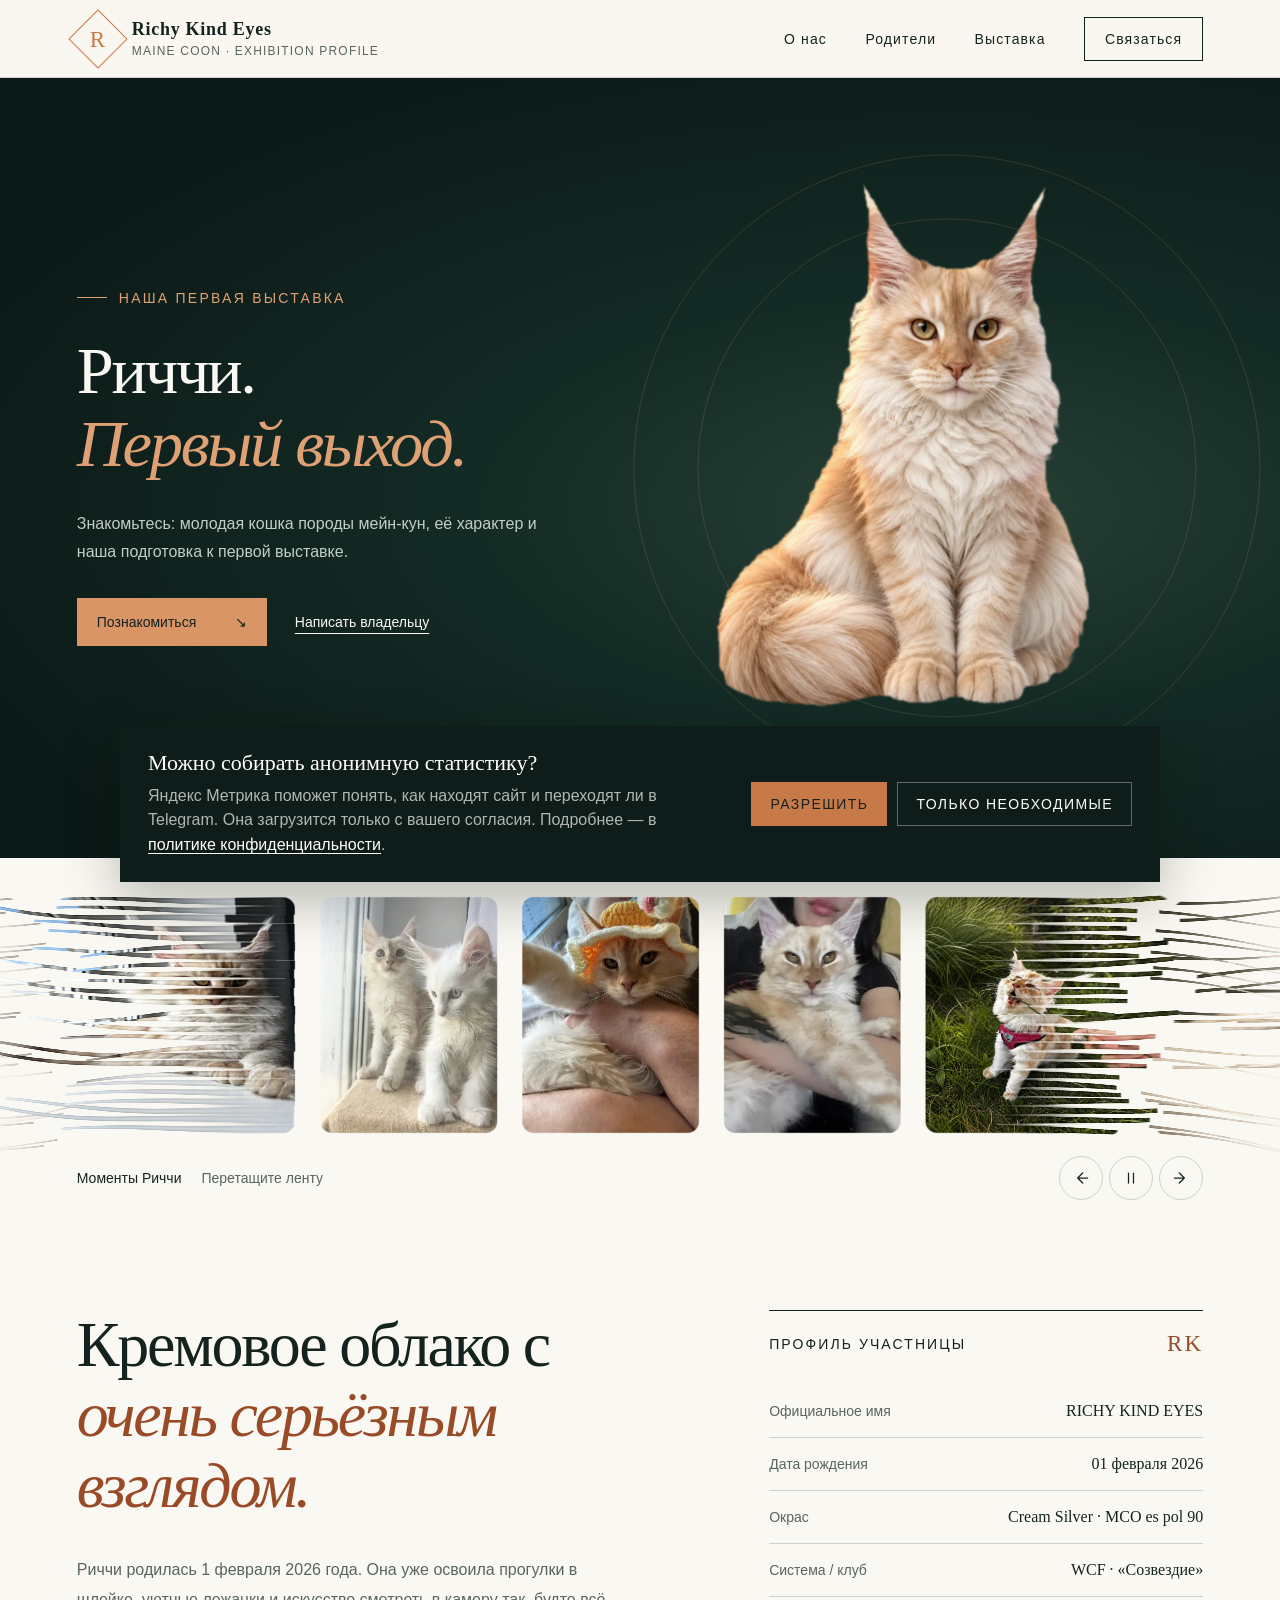
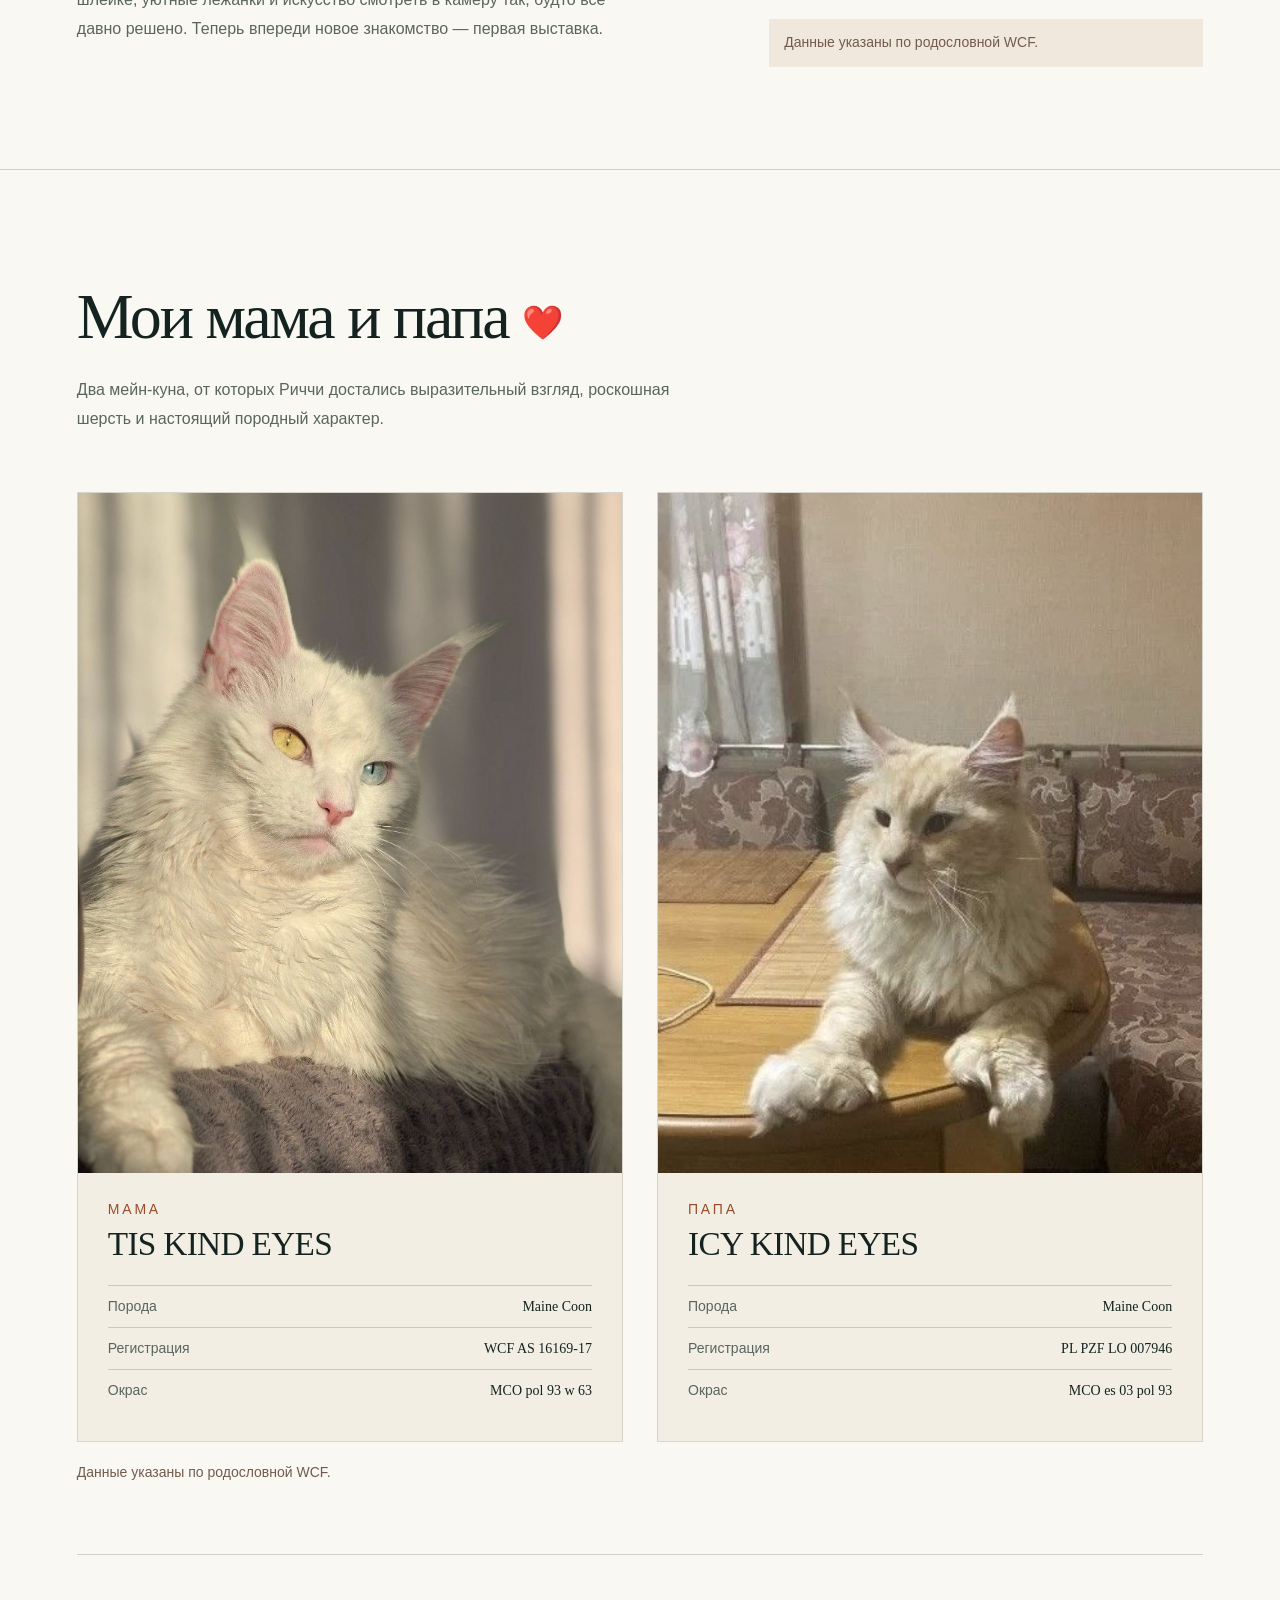
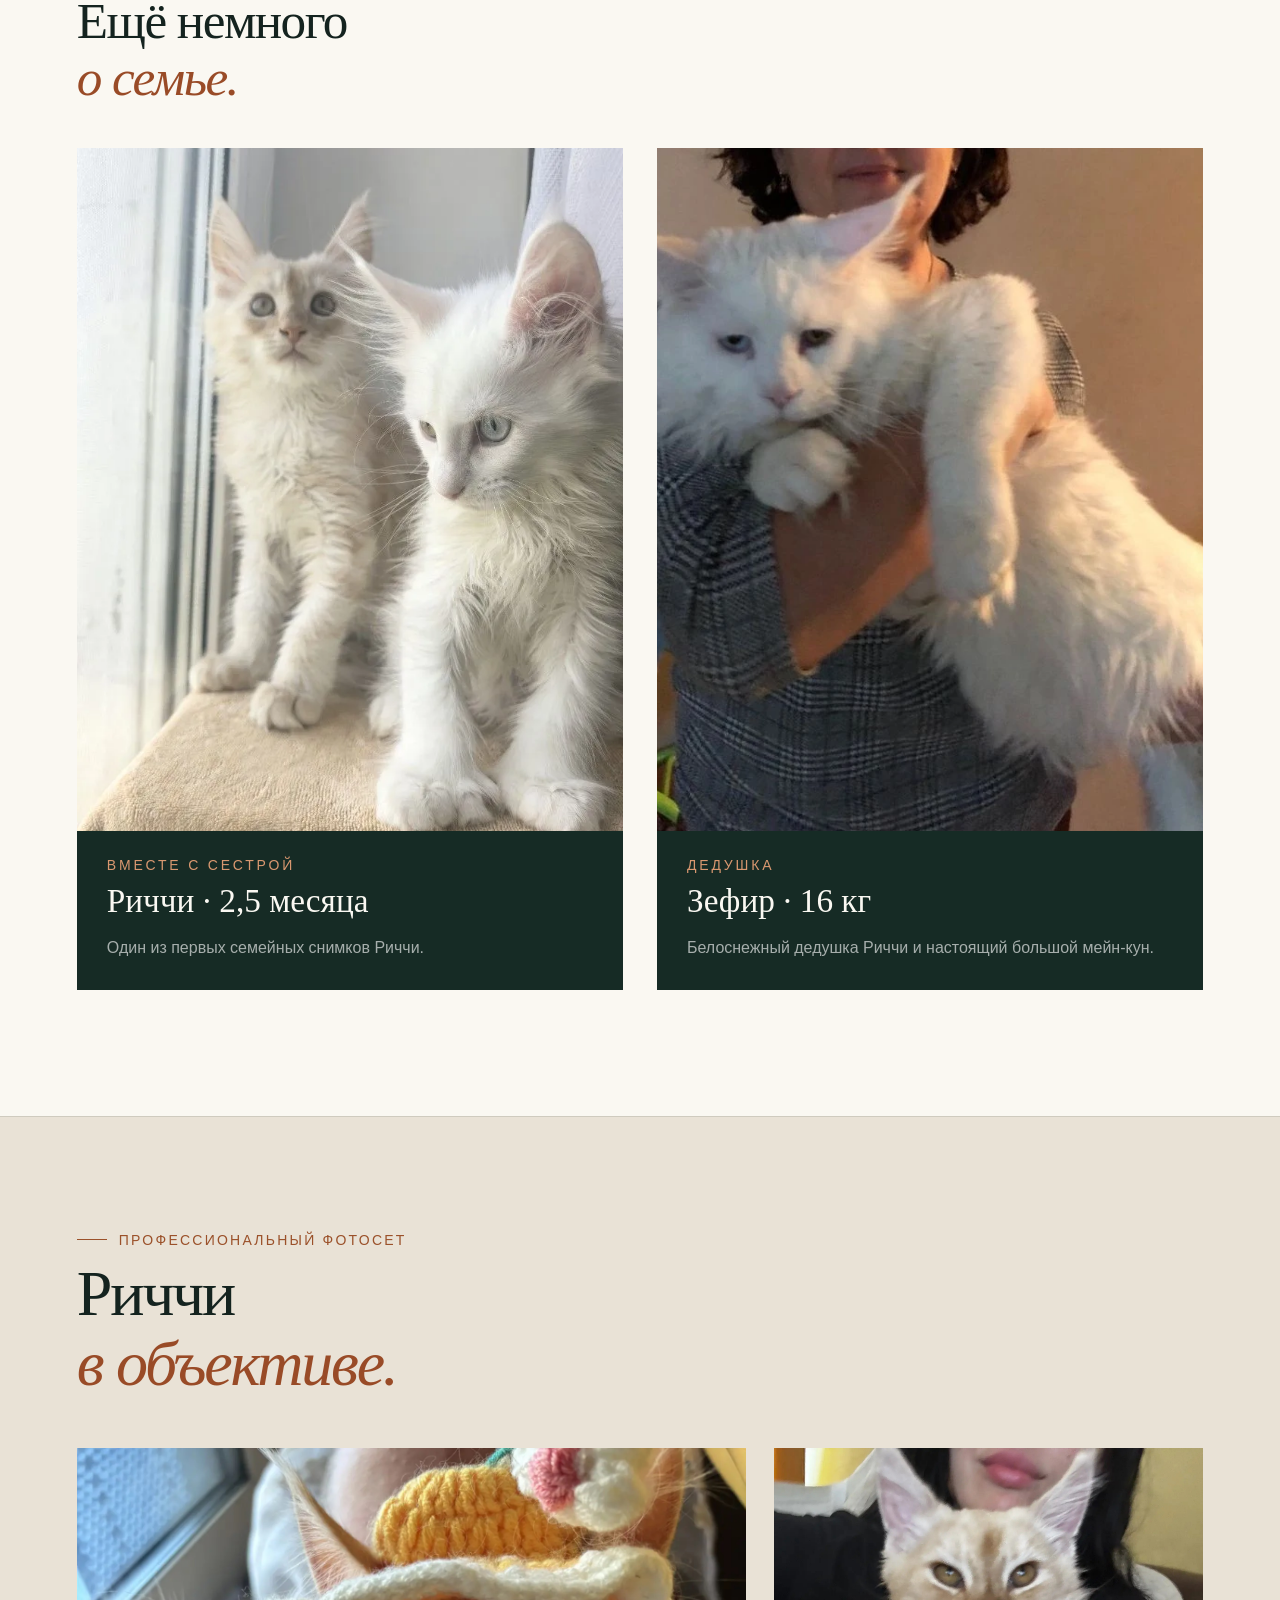
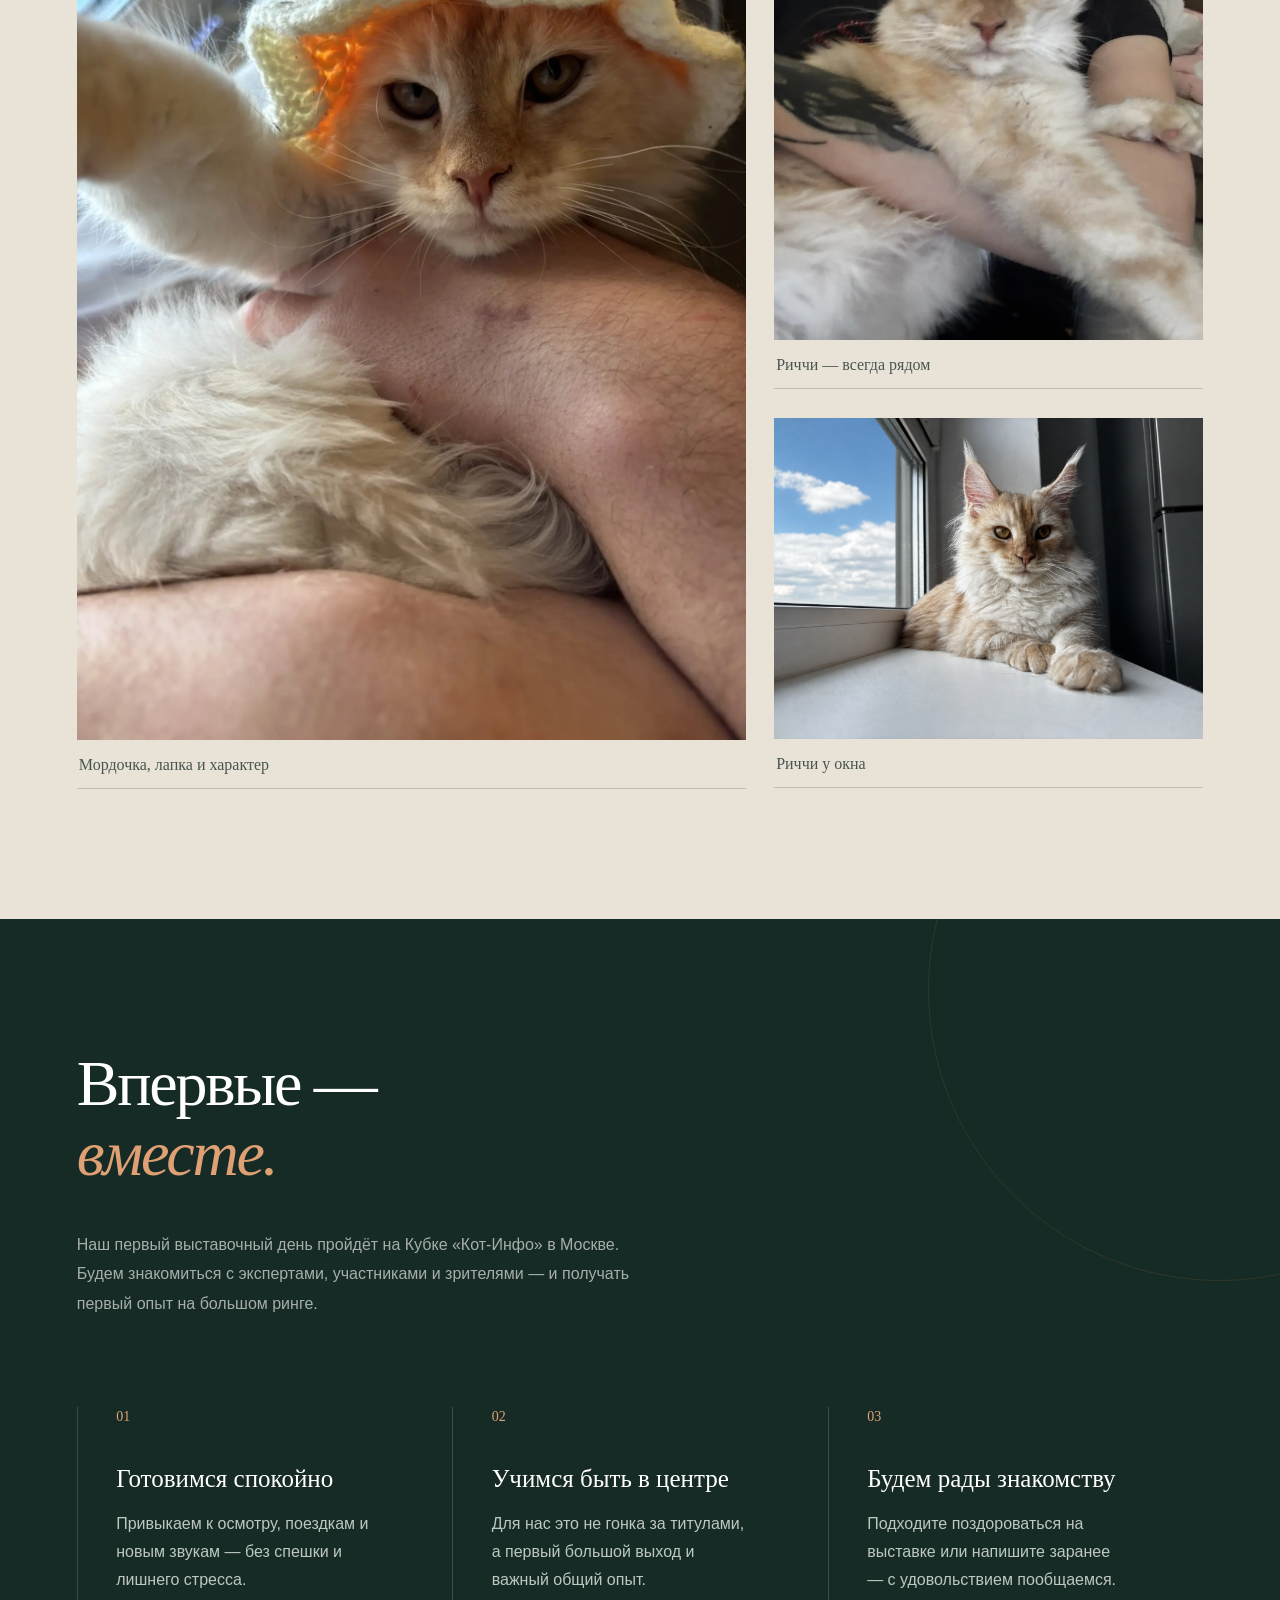
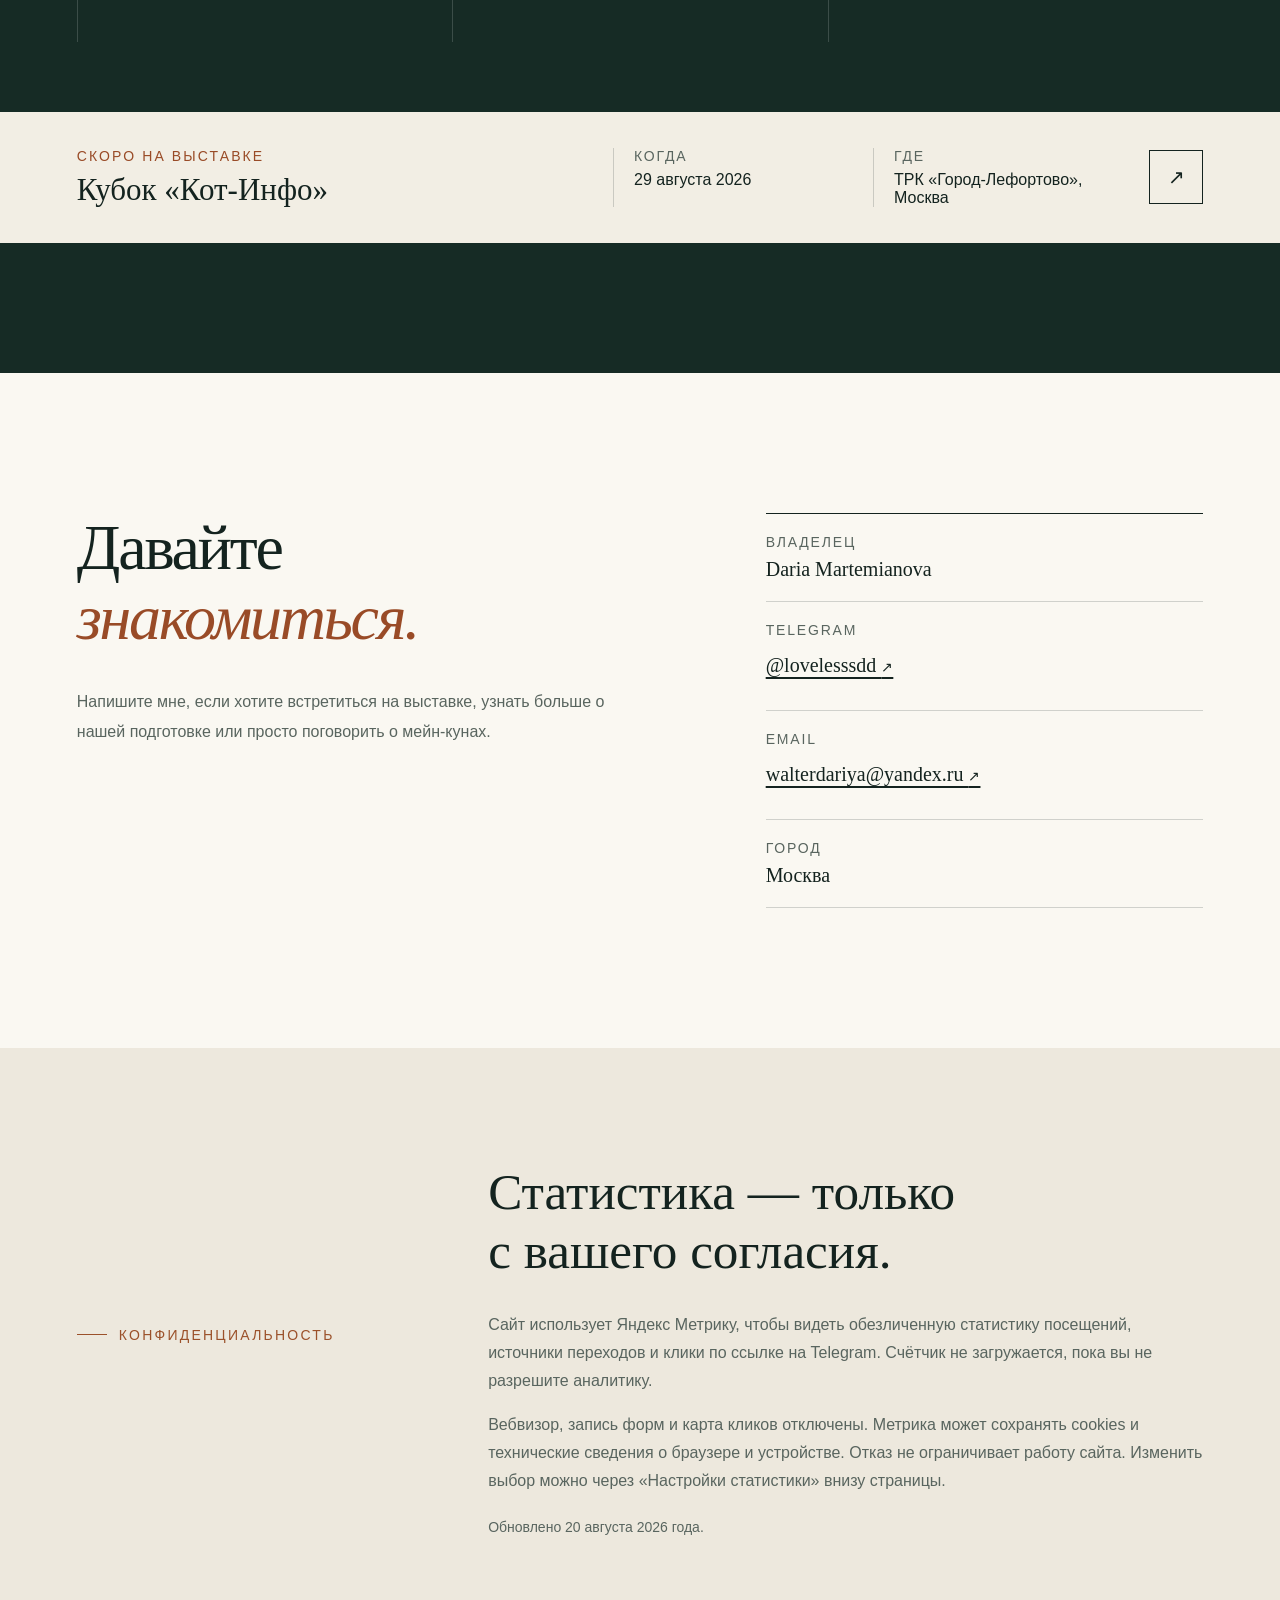
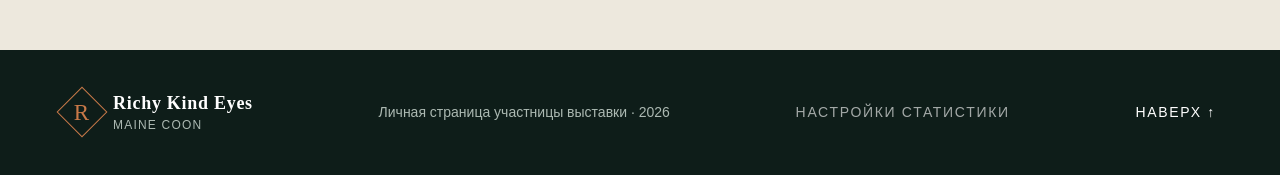
<file: index.html>
<!doctype html>
<html lang="ru">
  <head>
    <meta charset="utf-8" />
    <meta name="viewport" content="width=device-width, initial-scale=1" />
    <meta name="theme-color" content="#14231f" />
    <title>Richy Kind Eyes — первая выставка мейн-куна</title>
    <meta
      name="description"
      content="Личная страница мейн-куна Риччи и её владельца: знакомство, первая выставка и контакты."
    />
    <link rel="canonical" href="https://richykindeyespussycat.ru/" />
    <link rel="icon" href="./favicon.svg?v=rk-20260820" type="image/svg+xml" />
    <link rel="stylesheet" href="./styles.css?v=richy-craft-20260908" />
    <link rel="stylesheet" href="./richy-loom.css?v=20260911" />

    <meta property="og:type" content="website" />
    <meta property="og:locale" content="ru_RU" />
    <meta property="og:title" content="Richy Kind Eyes — первая выставка мейн-куна" />
    <meta
      property="og:description"
      content="Знакомство с участницей, история подготовки и контакты владельца."
    />
    <meta property="og:url" content="https://richykindeyespussycat.ru/" />
    <meta property="og:image" content="https://richykindeyespussycat.ru/richy-hero.jpg" />
    <meta property="og:image:width" content="1200" />
    <meta property="og:image:height" content="1600" />
    <meta property="og:image:alt" content="Мейн-кун Риччи" />
    <meta name="twitter:card" content="summary_large_image" />
  </head>
  <body>
    <main>
      <header class="site-header">
        <a class="wordmark" href="#top" aria-label="Richy Kind Eyes: в начало страницы">
          <span class="wordmark-mark"><i>R</i></span>
          <span>
            <strong>Richy Kind Eyes</strong>
            <small>Maine Coon · exhibition profile</small>
          </span>
        </a>

        <nav aria-label="Навигация по странице">
          <a href="#about">О нас</a>
          <a href="#parents">Родители</a>
          <a href="#show">Выставка</a>
          <a class="nav-contact" href="#contact">Связаться</a>
        </nav>
      </header>

      <section class="hero interactive-richy-hero" id="top">
        <div class="hero-atmosphere" aria-hidden="true">
          <i class="hero-orbit hero-orbit-one"></i>
          <i class="hero-orbit hero-orbit-two"></i>
        </div>

        <div class="hero-copy">
          <p class="eyebrow"><span></span> Наша первая выставка</p>
          <h1>Риччи.<em>Первый выход.</em></h1>
          <p class="hero-lead">
            Знакомьтесь: молодая кошка породы мейн-кун, её характер
            и наша подготовка к первой выставке.
          </p>
          <div class="hero-actions">
            <a class="button button-primary" href="#about">
              Познакомиться <span aria-hidden="true">↘</span>
            </a>
            <a class="text-link" href="#contact">Написать владельцу</a>
          </div>
        </div>

        <div class="richy-stage">
          <button class="richy-mascot" type="button" aria-label="Погладить Риччи" aria-describedby="richy-hint">
            <span class="richy-response"><span class="richy-breath">
              <img
                src="./richy-mascot-v4.webp"
                srcset="./richy-mascot-v4-480.webp 480w, ./richy-mascot-v4-720.webp 720w, ./richy-mascot-v4.webp 1100w"
                sizes="(max-width: 700px) clamp(180px, 30svh, 300px), (max-width: 1600px) 44vw, 660px"
                alt="Интерактивный маскот мейн-куна Риччи"
                width="1100"
                height="1100"
                fetchpriority="high"
                draggable="false"
              />
            </span></span>
          </button>
          <div class="motion-controls">
            <p class="interaction-hint" id="richy-hint" aria-live="polite">Нажмите на Риччи, чтобы погладить</p>
            <button type="button" class="motion-toggle" aria-pressed="false">Пауза анимации</button>
          </div>
        </div>

      </section>

      <section class="richy-loom" aria-label="Фотолента Риччи">
        <div class="loom-viewport">
          <div class="loom-fallback" role="group" aria-label="Фотографии Риччи" tabindex="0">
            <img src="./richy-loom-hat.webp" alt="Риччи в вязаной шляпке" width="360" height="480" decoding="async" draggable="false" />
            <img src="./richy-loom-portrait.webp" alt="Риччи на руках" width="360" height="480" decoding="async" draggable="false" />
            <img src="./richy-loom-walk.webp" alt="Риччи на прогулке в траве" width="360" height="480" decoding="async" draggable="false" />
            <img src="./richy-loom-hero.webp" alt="Портрет Риччи" width="360" height="480" decoding="async" draggable="false" />
            <img src="./richy-loom-window.webp" alt="Риччи у окна" width="360" height="480" decoding="async" draggable="false" />
            <img src="./richy-loom-sister.webp" alt="Маленькая Риччи с сестрой" width="360" height="480" decoding="async" draggable="false" />
          </div>
          <canvas class="loom-canvas" aria-hidden="true"></canvas>
        </div>
        <div class="loom-toolbar">
          <p>Моменты Риччи</p>
          <span class="loom-hint" aria-hidden="true">Перетащите ленту</span>
          <div class="loom-controls" hidden>
            <button type="button" data-loom-step="-1" aria-label="Предыдущие фотографии"><svg viewBox="0 0 24 24" aria-hidden="true"><path d="m14 6-6 6 6 6M8 12h12" /></svg></button>
            <button class="loom-pause" type="button" aria-label="Пауза фотоленты" aria-pressed="false">
              <svg class="loom-pause-icon" viewBox="0 0 24 24" aria-hidden="true"><path d="M9 6v12M15 6v12" /></svg>
              <svg class="loom-play-icon" viewBox="0 0 24 24" aria-hidden="true"><path d="m9 5 10 7-10 7Z" /></svg>
            </button>
            <button type="button" data-loom-step="1" aria-label="Следующие фотографии"><svg viewBox="0 0 24 24" aria-hidden="true"><path d="m10 6 6 6-6 6M4 12h12" /></svg></button>
          </div>
        </div>
      </section>

      <section class="intro section-shell" id="about">
        <div class="intro-copy">
          <h2>Кремовое облако с <em>очень серьёзным взглядом.</em></h2>
          <p>
            Риччи родилась 1 февраля 2026 года. Она уже освоила прогулки в
            шлейке, уютные лежанки и искусство смотреть в камеру так, будто
            всё давно решено. Теперь впереди новое знакомство — первая выставка.
          </p>
        </div>

        <aside class="profile-card" aria-label="Карточка участницы">
          <div class="profile-heading"><span>Профиль участницы</span><strong>RK</strong></div>
          <dl>
            <div><dt>Официальное имя</dt><dd>RICHY KIND EYES</dd></div>
            <div><dt>Дата рождения</dt><dd>01 февраля 2026</dd></div>
            <div><dt>Окрас</dt><dd>Cream Silver · MCO es pol 90</dd></div>
            <div><dt>Система / клуб</dt><dd>WCF · «Созвездие»</dd></div>
          </dl>
          <p class="pedigree-note">Данные указаны по родословной WCF.</p>
        </aside>
      </section>

      <section class="parents-section" id="parents" aria-labelledby="parents-title">
        <div class="parents-heading section-shell">
          <div>
            <h2 id="parents-title">Мои мама и папа <span aria-hidden="true">❤️</span></h2>
          </div>
          <p>
            Два мейн-куна, от которых Риччи достались выразительный взгляд,
            роскошная шерсть и настоящий породный характер.
          </p>
        </div>

        <div class="parents-grid section-shell">
          <article class="parent-card parent-card-mother">
            <div class="parent-photo">
              <img
                src="./richy-mother.jpg"
                alt="Мама Риччи — TIS KIND EYES"
                width="727"
                height="960"
                loading="lazy"
              />
            </div>
            <div class="parent-card-copy">
              <span class="parent-role">Мама</span>
              <h3>TIS KIND EYES</h3>
              <dl>
                <div><dt>Порода</dt><dd>Maine Coon</dd></div>
                <div><dt>Регистрация</dt><dd>WCF AS 16169-17</dd></div>
                <div><dt>Окрас</dt><dd>MCO pol 93 w 63</dd></div>
              </dl>
            </div>
          </article>

          <article class="parent-card parent-card-father">
            <div class="parent-photo">
              <img
                src="./richy-father.jpg"
                alt="Папа Риччи — ICY KIND EYES"
                width="423"
                height="557"
                loading="lazy"
              />
            </div>
            <div class="parent-card-copy">
              <span class="parent-role">Папа</span>
              <h3>ICY KIND EYES</h3>
              <dl>
                <div><dt>Порода</dt><dd>Maine Coon</dd></div>
                <div><dt>Регистрация</dt><dd>PL PZF LO 007946</dd></div>
                <div><dt>Окрас</dt><dd>MCO es 03 pol 93</dd></div>
              </dl>
            </div>
          </article>
        </div>
        <p class="parents-note section-shell">Данные указаны по родословной WCF.</p>

        <div class="family-album section-shell" aria-labelledby="family-album-title">
          <div class="family-album-heading">
            <h3 id="family-album-title">Ещё немного <em>о семье.</em></h3>
          </div>
          <div class="family-album-grid">
            <figure class="family-story family-story-sisters">
              <div class="family-story-photo">
                <img
                  src="./richy-with-sister.webp"
                  alt="Риччи с сестрой в возрасте двух с половиной месяцев"
                  width="720"
                  height="960"
                  loading="lazy"
                />
              </div>
              <figcaption>
                <span>Вместе с сестрой</span>
                <strong>Риччи · 2,5 месяца</strong>
                <p>Один из первых семейных снимков Риччи.</p>
              </figcaption>
            </figure>

            <figure class="family-story family-story-grandfather">
              <div class="family-story-photo">
                <img
                  src="./richy-grandfather-zefir.png"
                  alt="Дедушка Риччи — белый мейн-кун Зефир"
                  width="742"
                  height="737"
                  loading="lazy"
                />
              </div>
              <figcaption>
                <span>Дедушка</span>
                <strong>Зефир · 16 кг</strong>
                <p>Белоснежный дедушка Риччи и настоящий большой мейн-кун.</p>
              </figcaption>
            </figure>
          </div>
        </div>
      </section>

      <section class="gallery-section" aria-labelledby="gallery-title">
        <div class="gallery-heading section-shell">
          <p class="eyebrow"><span></span> Профессиональный фотосет</p>
          <h2 id="gallery-title">Риччи <em>в объективе.</em></h2>
        </div>
        <div class="gallery-grid section-shell">
          <figure class="gallery-card gallery-card-featured">
            <img
              src="./richy-hat.jpg"
              alt="Риччи в вязаной шляпке тянет лапку к камере"
              width="1440"
              height="1920"
              loading="lazy"
            />
            <figcaption>Мордочка, лапка и характер</figcaption>
          </figure>
          <figure class="gallery-card gallery-card-right-top">
            <img
              src="./richy-portrait.jpg"
              alt="Риччи на руках у хозяйки"
              width="1674"
              height="1920"
              loading="lazy"
            />
            <figcaption>Риччи — всегда рядом</figcaption>
          </figure>
          <figure class="gallery-card gallery-card-right-bottom">
            <img
              src="./richy-window.png"
              alt="Профессиональный портрет Риччи у окна"
              width="1448"
              height="1086"
              loading="lazy"
            />
            <figcaption>Риччи у окна</figcaption>
          </figure>
        </div>
      </section>

      <section class="show-section" id="show">
        <div class="show-heading section-shell">
          <div>
            <h2>Впервые — <em>вместе.</em></h2>
          </div>
          <p class="show-intro">
            Наш первый выставочный день пройдёт на Кубке «Кот-Инфо» в Москве.
            Будем знакомиться с экспертами, участниками и зрителями — и получать
            первый опыт на большом ринге.
          </p>
        </div>

        <div class="steps section-shell">
          <article class="step">
            <span>01</span><h3>Готовимся спокойно</h3>
            <p>Привыкаем к осмотру, поездкам и новым звукам — без спешки и лишнего стресса.</p>
          </article>
          <article class="step">
            <span>02</span><h3>Учимся быть в центре</h3>
            <p>Для нас это не гонка за титулами, а первый большой выход и важный общий опыт.</p>
          </article>
          <article class="step">
            <span>03</span><h3>Будем рады знакомству</h3>
            <p>Подходите поздороваться на выставке или напишите заранее — с удовольствием пообщаемся.</p>
          </article>
        </div>

        <div class="event-card section-shell">
          <div><span>Скоро на выставке</span><h3>Кубок «Кот-Инфо»</h3></div>
          <dl>
            <div><dt>Когда</dt><dd>29 августа 2026</dd></div>
            <div><dt>Где</dt><dd>ТРК «Город-Лефортово», Москва</dd></div>
          </dl>
          <a
            href="https://cat-info.ru/page6"
            target="_blank"
            rel="noreferrer"
            aria-label="Открыть страницу выставки Кубок Кот-Инфо"
          >↗</a>
        </div>
      </section>

      <section class="contact section-shell" id="contact">
        <div class="contact-main">
          <h2>Давайте <em>знакомиться.</em></h2>
          <p>
            Напишите мне, если хотите встретиться на выставке, узнать больше
            о нашей подготовке или просто поговорить о мейн-кунах.
          </p>
        </div>

        <address class="contact-list">
          <div><span>Владелец</span><strong>Daria Martemianova</strong></div>
          <div>
            <span>Telegram</span>
            <a
              href="https://t.me/lovelesssdd"
              target="_blank"
              rel="noreferrer"
              data-analytics-goal="telegram_click"
            >
              @lovelesssdd <i aria-hidden="true">↗</i>
            </a>
          </div>
          <div>
            <span>Email</span>
            <a href="mailto:walterdariya@yandex.ru">
              walterdariya@yandex.ru <i aria-hidden="true">↗</i>
            </a>
          </div>
          <div><span>Город</span><strong>Москва</strong></div>
        </address>
      </section>

      <section class="privacy-section section-shell" id="privacy" aria-labelledby="privacy-title">
        <p class="eyebrow"><span></span> Конфиденциальность</p>
        <div>
          <h2 id="privacy-title">Статистика — только с вашего согласия.</h2>
          <p>
            Сайт использует Яндекс Метрику, чтобы видеть
            обезличенную статистику посещений, источники переходов и клики по
            ссылке на Telegram. Счётчик не загружается, пока вы не разрешите
            аналитику.
          </p>
          <p>
            Вебвизор, запись форм и карта кликов отключены. Метрика может
            сохранять cookies и технические сведения о браузере и устройстве.
            Отказ не ограничивает работу сайта. Изменить выбор можно через
            «Настройки статистики» внизу страницы.
          </p>
          <small>Обновлено 20 августа 2026 года.</small>
        </div>
      </section>

      <footer>
        <a class="wordmark footer-mark" href="#top">
          <span class="wordmark-mark"><i>R</i></span>
          <span><strong>Richy Kind Eyes</strong><small>Maine Coon</small></span>
        </a>
        <p>Личная страница участницы выставки · 2026</p>
        <button class="analytics-settings" type="button">Настройки статистики</button>
        <a class="back-top" href="#top">Наверх ↑</a>
      </footer>
    </main>
    <script type="module" src="./interactive-richy.js?v=richy-loom-20260911"></script>
    <script src="./analytics.js?v=richy-craft-20260908"></script>
  </body>
</html>
</file>
<file: styles.css>
:root {
  --ink: #14231f;
  --forest: #162b25;
  --forest-deep: #0e1d19;
  --cream: #f2eee4;
  --paper: #faf8f2;
  --copper: #c87948;
  --line: rgba(20, 35, 31, 0.18);
  --muted: #59655f;
  --copper-ink: #994b27;
  --ease-out: cubic-bezier(0.23, 1, 0.32, 1);
  --page-gutter: max(clamp(24px, 6vw, 96px), calc((100vw - 1440px) / 2));
  --serif: "Iowan Old Style", "Palatino Linotype", Palatino, Georgia, serif;
}

* {
  box-sizing: border-box;
}

html {
  scroll-behavior: smooth;
  background: var(--paper);
}

body {
  margin: 0;
  background: var(--paper);
  color: var(--ink);
  font-family: Inter, "Helvetica Neue", Arial, sans-serif;
  -webkit-font-smoothing: antialiased;
}

a {
  color: inherit;
  text-decoration: none;
}

a:focus-visible,
button:focus-visible {
  outline: 2px solid var(--copper);
  outline-offset: 5px;
}

.site-header {
  align-items: center;
  background: rgba(250, 248, 242, 0.93);
  border-bottom: 1px solid var(--line);
  display: flex;
  min-height: 78px;
  justify-content: space-between;
  left: 0;
  gap: 24px;
  padding: 12px var(--page-gutter);
  position: relative;
  z-index: 10;
}

.wordmark {
  align-items: center;
  display: inline-flex;
  gap: 13px;
}

.wordmark-mark {
  align-items: center;
  border: 1px solid var(--copper);
  color: var(--copper);
  display: inline-flex;
  font-family: var(--serif);
  font-size: 23px;
  height: 42px;
  justify-content: center;
  line-height: 1;
  transform: rotate(45deg);
  width: 42px;
}

.wordmark-mark i {
  font-style: normal;
  transform: rotate(-45deg);
}

.wordmark strong,
.wordmark small {
  display: block;
}

.wordmark strong {
  font-family: var(--serif);
  font-size: 18px;
  font-weight: 600;
  letter-spacing: 0.04em;
}

.wordmark small {
  color: var(--muted);
  font-size: .75rem;
  letter-spacing: 0.1em;
  margin-top: 4px;
  text-transform: uppercase;
}

.site-header nav {
  align-items: center;
  display: flex;
  font-size: .875rem;
  gap: clamp(24px, 3vw, 52px);
  letter-spacing: 0.08em;
}

.site-header nav a:not(.nav-contact) {
  transition: color 180ms ease;
}

.site-header nav a:not(.nav-contact):hover {
  color: var(--copper-ink);
}

.nav-contact {
  border: 1px solid var(--ink);
  padding: 13px 20px;
  transition: background 180ms ease, color 180ms ease;
}

.nav-contact:hover {
  background: var(--ink);
  color: var(--paper);
}

.hero {
  background: radial-gradient(ellipse at 74% 55%, #294036 0%, #142b25 35%, #0c1a17 80%);
  color: var(--paper);
  display: grid;
  grid-template-columns: minmax(0, 1fr) minmax(0, 1.1fr);
  align-items: center;
  gap: clamp(24px, 4vw, 64px);
  isolation: isolate;
  min-height: min(780px, calc(100svh - 78px));
  overflow: clip;
  padding: 40px var(--page-gutter);
  position: relative;
}

.hero-atmosphere {
  inset: 0;
  pointer-events: none;
  position: absolute;
  z-index: -1;
}

.hero-orbit {
  border: 1px solid rgba(216, 151, 108, 0.18);
  border-radius: 50%;
  display: block;
  left: 74%;
  position: absolute;
  top: 50%;
  transform: translate(-50%, -50%);
}

.hero-orbit-one { width: min(49vw, 740px); aspect-ratio: 1; }
.hero-orbit-two { width: min(39vw, 600px); aspect-ratio: 1; }

.hero-copy { min-width: 0; position: relative; z-index: 2; }
.hero .eyebrow { color: #dfa174; }

.eyebrow {
  align-items: center;
  color: #9b512a;
  display: flex;
  font-size: .875rem;
  gap: 12px;
  letter-spacing: .16em;
  margin: 0 0 28px;
  text-transform: uppercase;
}
.eyebrow span { background: currentColor; flex: 0 0 30px; height: 1px; }

.hero h1,
.intro h2,
.parents-section h2,
.gallery-section h2,
.show-section h2,
.contact h2 {
  font-family: var(--serif);
  font-weight: 400;
  letter-spacing: -.035em;
  margin: 0;
}
.hero h1 { font-size: clamp(3rem, 5.2vw, 5.875rem); line-height: 1.1; }
.hero h1 em,
.intro h2 em,
.show-section h2 em,
.contact h2 em {
  color: var(--copper-ink);
  display: block;
  font-weight: 400;
}
.hero-lead {
  color: #c3cdc7;
  font-size: 1rem;
  line-height: 1.75;
  margin: 30px 0 0;
  max-width: 480px;
}
.hero-actions {
  align-items: center;
  display: flex;
  flex-wrap: wrap;
  gap: 12px 28px;
  margin-top: 32px;
}
.button {
  align-items: center;
  display: inline-flex;
  font-size: .875rem;
  gap: 28px;
  justify-content: space-between;
  min-height: 48px;
  min-width: 190px;
  padding: 14px 20px;
}
.button-primary { background: #d99565; color: #14231f; transition: background 180ms ease, transform 160ms var(--ease-out); }
.button-primary:active { transform: scale(.97); }
.hero h1 em, .show-section h2 em { color: #dfa174; }
.button-primary:hover { background: #efb58d; }
.text-link {
  display: inline-flex;
  align-items: center;
  min-height: 44px;
  font-size: .875rem;
  text-decoration: underline;
  text-underline-offset: 6px;
}
.text-link:hover { text-decoration-thickness: 2px; }

.richy-stage { min-width: 0; position: relative; z-index: 1; }
.richy-mascot {
  appearance: none;
  background: none;
  border: 0;
  border-radius: 24px;
  cursor: pointer;
  display: block;
  padding: 0;
  aspect-ratio: 1;
  position: relative;
  margin: 0 auto;
  transform-origin: 52% 90%;
  width: min(100%, 660px);
  -webkit-tap-highlight-color: transparent;
}
.richy-breath {
  animation: richy-breathe 4.8s ease-in-out infinite;
  display: block;
  height: 100%;
  transform-origin: 53% 90%;
  width: 100%;
}
.richy-mascot img {
  display: block;
  height: 100%;
  object-fit: contain;
  pointer-events: none;
  user-select: none;
  width: 100%;
}
.motion-controls { display: flex; align-items: center; justify-content: center; flex-wrap: wrap; gap: 0 16px; }
.interaction-hint { color: #c3cdc7; font-size: .8125rem; line-height: 1.5; margin: 0; }
.motion-toggle {
  appearance: none;
  background: transparent;
  border: 0;
  color: #e9c6ad;
  cursor: pointer;
  font: inherit;
  font-size: .875rem;
  min-height: 44px;
  padding: 10px 4px;
  text-decoration: underline;
  text-underline-offset: 4px;
}
.motion-toggle[aria-pressed="true"] { color: white; text-decoration-style: double; }
.richy-response { display: block; height: 100%; transform-origin: 52% 90%; transition: transform 240ms var(--ease-out); }
.is-motion-paused .richy-breath { animation-play-state: paused; }
.is-richy-reacting:not(.is-motion-paused) .richy-response { transform: translateY(-6px) rotate(-1.2deg) scale(1.015); }
.is-motion-paused .richy-response { transform: none; transition: none; }
@keyframes richy-breathe { 0%,100% { transform: translateY(0); } 50% { transform: translateY(-5px); } }

.section-shell {
  padding-left: var(--page-gutter);
  padding-right: var(--page-gutter);
}

.intro {
  align-items: start;
  display: grid;
  gap: clamp(36px, 7vw, 110px);
  grid-template-columns: minmax(0, 1fr) minmax(320px, 0.72fr);
  padding-block: clamp(72px, 8vw, 116px);
}

.intro h2,
.parents-section h2,
.gallery-section h2,
.show-section h2,
.contact h2 {
  font-size: clamp(46px, 5vw, 76px);
  line-height: 1.1;
}

.intro-copy > p:last-child,
.show-intro,
.contact-main > p:last-child {
  color: var(--muted);
  font-size: 1rem;
  line-height: 1.85;
  margin: 34px 0 0;
  max-width: 560px;
}

.profile-card {
  border-top: 1px solid var(--ink);
  padding-top: 20px;
}

.profile-heading {
  align-items: center;
  display: flex;
  font-size: .875rem;
  justify-content: space-between;
  letter-spacing: 0.15em;
  text-transform: uppercase;
}

.profile-heading strong {
  color: var(--copper-ink);
  font-family: var(--serif);
  font-size: 23px;
  font-weight: 400;
}

.profile-card dl {
  margin: 28px 0 0;
}

.profile-card dl > div {
  align-items: baseline;
  border-bottom: 1px solid var(--line);
  display: flex;
  gap: 20px;
  justify-content: space-between;
  padding: 17px 0;
}

.profile-card dt,
.profile-card dd {
  margin: 0;
}

.profile-card dt {
  color: var(--muted);
  font-size: .875rem;
}

.profile-card dd {
  font-family: var(--serif);
  font-size: 16px;
  text-align: right;
}

.pedigree-note {
  background: #f0e8dd;
  color: #725b4d;
  font-size: .875rem;
  line-height: 1.55;
  margin: 22px 0 0;
  padding: 13px 15px;
}

.parents-section {
  border-top: 1px solid var(--line);
  padding-bottom: 126px;
  padding-top: 112px;
}

.parents-heading {
  display: block;
  margin-bottom: 58px;
}


.parents-section h2 span {
  display: inline-block;
  font-size: 0.52em;
  letter-spacing: 0;
  transform: translateY(-0.12em);
}

.parents-heading > p {
  color: var(--muted);
  font-size: 1rem;
  line-height: 1.8;
  margin: 24px 0 0;
  max-width: 620px;
}

.parents-grid {
  display: grid;
  gap: 34px;
  grid-template-columns: repeat(2, minmax(0, 1fr));
}

.parent-card {
  background: var(--cream);
  border: 1px solid rgba(20, 35, 31, 0.12);
  margin: 0;
  min-width: 0;
}

.parent-photo {
  aspect-ratio: 4 / 5;
  overflow: hidden;
}

.parent-photo img {
  display: block;
  height: 100%;
  object-fit: cover;
  width: 100%;
}

.parent-card-mother .parent-photo img {
  object-position: center 34%;
}

.parent-card-father .parent-photo img {
  object-position: center 30%;
}

.parent-card-copy {
  padding: 28px 30px 30px;
}

.parent-role {
  color: var(--copper-ink);
  display: block;
  font-size: .875rem;
  letter-spacing: 0.2em;
  text-transform: uppercase;
}

.parent-card h3 {
  font-family: var(--serif);
  font-size: clamp(26px, 2.6vw, 39px);
  font-weight: 400;
  letter-spacing: -0.02em;
  margin: 8px 0 22px;
}

.parent-card dl {
  margin: 0;
}

.parent-card dl > div {
  align-items: baseline;
  border-top: 1px solid var(--line);
  display: flex;
  gap: 18px;
  justify-content: space-between;
  padding: 12px 0;
}

.parent-card dt,
.parent-card dd {
  margin: 0;
}

.parent-card dt {
  color: var(--muted);
  font-size: .875rem;
}

.parent-card dd {
  font-family: var(--serif);
  font-size: .875rem;
  text-align: right;
}

.parents-note {
  color: #725b4d;
  font-size: .875rem;
  letter-spacing: 0.08em;
  margin-bottom: 0;
  margin-top: 22px;
  text-transform: uppercase;
}

.family-album {
  margin-top: 74px;
}

.family-album-heading {
  border-top: 1px solid var(--line);
  display: block;
  padding-top: 38px;
}


.family-album-heading h3 {
  font-family: var(--serif);
  font-size: clamp(34px, 4vw, 58px);
  font-weight: 400;
  letter-spacing: -0.03em;
  line-height: 1.1;
  margin: 0;
  text-align: left;
}

.family-album-heading h3 em {
  color: var(--copper-ink);
  display: block;
  font-weight: 400;
}

.family-album-grid {
  display: grid;
  gap: 34px;
  grid-template-columns: repeat(2, minmax(0, 1fr));
  margin-top: 42px;
}

.family-story {
  background: var(--forest);
  color: var(--paper);
  margin: 0;
  min-width: 0;
}

.family-story-photo {
  aspect-ratio: 4 / 5;
  overflow: hidden;
}

.family-story-photo img {
  display: block;
  height: 100%;
  object-fit: cover;
  width: 100%;
}

.family-story-sisters .family-story-photo img {
  object-position: center 38%;
}

.family-story-grandfather .family-story-photo img {
  object-position: center center;
}

.family-story figcaption {
  padding: 26px 30px 29px;
}

.family-story figcaption > span {
  color: #d99870;
  display: block;
  font-size: .875rem;
  letter-spacing: 0.2em;
  margin-bottom: 9px;
  text-transform: uppercase;
}

.family-story figcaption strong {
  display: block;
  font-family: var(--serif);
  font-size: clamp(26px, 2.6vw, 38px);
  font-weight: 400;
}

.family-story figcaption p {
  color: rgba(255, 255, 255, 0.62);
  font-size: 1rem;
  line-height: 1.7;
  margin: 14px 0 0;
}

.gallery-section {
  background: #e9e2d6;
  border-top: 1px solid rgba(20, 35, 31, 0.12);
  padding-bottom: 130px;
  padding-top: 115px;
}

.gallery-heading {
  display: block;
  margin-bottom: 48px;
}

.gallery-heading .eyebrow {
  margin-bottom: 11px;
}

.gallery-section h2 {
  font-size: clamp(46px, 5vw, 76px);
  line-height: 1.1;
  text-align: left;
}

.gallery-section h2 em {
  color: var(--copper-ink);
  display: block;
  font-weight: 400;
}

.gallery-grid {
  align-items: start;
  display: grid;
  gap: 28px;
  grid-template-areas:
    "featured right-top"
    "featured right-bottom";
  grid-template-columns: minmax(0, 1.56fr) minmax(0, 1fr);
}

.gallery-card {
  margin: 0;
  min-width: 0;
}

.gallery-card img {
  display: block;
  height: auto;
  width: 100%;
}

.gallery-card-featured {
  grid-area: featured;
}

.gallery-card-right-top {
  grid-area: right-top;
}

.gallery-card-right-bottom {
  grid-area: right-bottom;
}

.gallery-card figcaption {
  align-items: center;
  border-bottom: 1px solid rgba(20, 35, 31, 0.2);
  color: #495650;
  display: flex;
  font-family: var(--serif);
  font-size: 16px;
  gap: 18px;
  padding: 16px 2px 14px;
}


.show-section {
  background: var(--forest);
  color: white;
  overflow: hidden;
  padding: 130px 0;
  position: relative;
}

.show-section::before {
  border: 1px solid rgba(200, 121, 72, 0.15);
  border-radius: 50%;
  content: "";
  height: 580px;
  position: absolute;
  right: -230px;
  top: -220px;
  width: 580px;
}

.show-heading {
  display: block;
  position: relative;
  z-index: 1;
}


.show-intro {
  color: rgba(255, 255, 255, 0.62);
  margin-top: 40px;
}

.steps {
  display: grid;
  grid-template-columns: repeat(3, 1fr);
  margin-top: 88px;
  padding-left: var(--page-gutter);
}

.step {
  border-left: 1px solid rgba(255, 255, 255, 0.16);
  min-height: 235px;
  padding: 0 clamp(25px, 3vw, 48px);
}

.step > span {
  color: #dfa174;
  font-family: var(--serif);
  font-size: .875rem;
}

.step h3 {
  font-family: var(--serif);
  font-size: 25px;
  font-weight: 400;
  margin: 40px 0 17px;
}

.step p {
  color: #bcc8c0;
  font-size: 1rem;
  line-height: 1.75;
  margin: 0;
  max-width: 260px;
}

.event-card {
  align-items: center;
  background: var(--cream);
  color: var(--ink);
  display: grid;
  gap: 40px;
  grid-template-columns: 1fr 1fr 54px;
  margin-top: 70px;
  padding-bottom: 35px;
  padding-top: 35px;
}

.event-card > div > span {
  color: var(--copper-ink);
  font-size: .875rem;
  letter-spacing: 0.15em;
  text-transform: uppercase;
}

.event-card h3 {
  font-family: var(--serif);
  font-size: 31px;
  font-weight: 400;
  margin: 7px 0 0;
}

.event-card dl {
  display: grid;
  gap: 24px;
  grid-template-columns: 1fr 1fr;
  margin: 0;
}

.event-card dl div {
  border-left: 1px solid var(--line);
  padding-left: 20px;
}

.event-card dt {
  color: var(--muted);
  font-size: .875rem;
  letter-spacing: 0.13em;
  text-transform: uppercase;
}

.event-card dd {
  font-size: 1rem;
  margin: 7px 0 0;
}

.event-card > a {
  align-items: center;
  border: 1px solid var(--ink);
  display: flex;
  font-size: 20px;
  height: 54px;
  justify-content: center;
  transition: background 180ms ease, color 180ms ease;
  width: 54px;
}

.event-card > a:hover {
  background: var(--ink);
  color: white;
}

.contact {
  display: grid;
  gap: clamp(50px, 10vw, 160px);
  grid-template-columns: 1fr 0.78fr;
  padding-bottom: 140px;
  padding-top: 140px;
}

.contact-list {
  border-top: 1px solid var(--ink);
  font-style: normal;
}

.contact-list > div {
  border-bottom: 1px solid var(--line);
  padding: 20px 0;
}

.contact-list span,
.contact-list strong,
.contact-list a {
  display: block;
}

.contact-list span {
  color: var(--muted);
  font-size: .875rem;
  letter-spacing: 0.13em;
  margin-bottom: 8px;
  text-transform: uppercase;
}

.contact-list strong,
.contact-list a {
  font-family: var(--serif);
  font-size: 20px;
  font-weight: 400;
}

.contact-list a {
  transition: color 180ms ease;
}

.contact-list a:hover {
  color: var(--copper-ink);
}

.contact-list a i {
  font-family: Inter, "Helvetica Neue", Arial, sans-serif;
  font-size: .875rem;
  font-style: normal;
}

.privacy-section {
  background: #ede8dd;
  display: grid;
  gap: clamp(34px, 7vw, 120px);
  grid-template-columns: minmax(180px, 0.45fr) minmax(0, 1fr);
  padding-bottom: clamp(72px, 9vw, 130px);
  padding-top: clamp(72px, 9vw, 130px);
}

.privacy-section h2 {
  font-family: var(--serif);
  font-size: clamp(34px, 4vw, 58px);
  font-weight: 400;
  line-height: 1.15;
  margin: 0 0 30px;
  max-width: 780px;
}

.privacy-section p:not(.eyebrow) {
  color: var(--muted);
  line-height: 1.75;
  margin: 0;
  max-width: 760px;
}

.privacy-section p:not(.eyebrow) + p {
  margin-top: 16px;
}

.privacy-section small {
  color: var(--muted);
  display: block;
  font-size: .875rem;
  letter-spacing: 0.1em;
  margin-top: 24px;
  text-transform: uppercase;
}

.analytics-settings {
  appearance: none;
  background: none;
  border: 0;
  color: rgba(255, 255, 255, 0.62);
  cursor: pointer;
  font: inherit;
  font-size: .875rem;
  letter-spacing: 0.12em;
  min-height: 44px;
  padding: 10px 0;
  text-transform: uppercase;
}

.analytics-settings:hover,
.analytics-settings:focus-visible {
  color: white;
}

.consent-banner {
  align-items: center;
  background: var(--forest-deep);
  bottom: 18px;
  box-shadow: 0 18px 55px rgba(8, 17, 14, 0.28);
  color: white;
  display: flex;
  gap: 34px;
  justify-content: space-between;
  left: 50%;
  max-width: 1040px;
  max-height: calc(100svh - 36px);
  overflow-y: auto;
  padding: 24px 28px;
  position: fixed;
  transform: translateX(-50%);
  width: calc(100% - 36px);
  z-index: 1000;
}

.consent-banner strong {
  font-family: var(--serif);
  font-size: 22px;
  font-weight: 400;
}

.consent-banner p {
  color: rgba(255, 255, 255, 0.68);
  font-size: 1rem;
  line-height: 1.55;
  margin: 8px 0 0;
  max-width: 630px;
}

.consent-banner a {
  color: white;
  text-decoration: underline;
  text-underline-offset: 3px;
}

.consent-actions {
  display: flex;
  flex: 0 0 auto;
  gap: 10px;
}

.consent-actions button {
  background: var(--copper);
  border: 1px solid var(--copper);
  color: #14231f;
  cursor: pointer;
  font: inherit;
  font-size: .875rem;
  letter-spacing: 0.1em;
  min-height: 44px;
  padding: 0 18px;
  text-transform: uppercase;
}

.consent-actions .consent-secondary {
  background: transparent;
  color: white;
  border-color: rgba(255, 255, 255, 0.34);
}

.consent-actions button:hover,
.consent-actions button:focus-visible {
  border-color: white;
}

footer {
  align-items: center;
  background: var(--forest-deep);
  color: white;
  display: flex;
  justify-content: space-between;
  min-height: 125px;
  flex-wrap: wrap;
  gap: 24px;
  padding: 25px clamp(24px, 5vw, 80px);
}

.footer-mark .wordmark-mark {
  height: 36px;
  width: 36px;
}

.footer-mark small,
footer p {
  color: #acb9b2;
}

footer p,
.back-top {
  font-size: .875rem;
  letter-spacing: 0.12em;
  text-transform: uppercase;
}

@media (max-width: 960px) {
  .site-header { flex-wrap: wrap; }
  .site-header nav { flex-wrap: wrap; gap: 8px 24px; }
  .hero { gap: 20px; }

  .intro,
  .show-heading {
    gap: 45px;
    grid-template-columns: minmax(0, 1fr);
  }

  .profile-card,
  .show-intro {
    grid-column: auto;
  }


  .contact {
    gap: 70px;
  }
}

@media (max-width: 700px) {
  .site-header { padding: 14px 24px 8px; gap: 8px; }
  .site-header nav { width: 100%; gap: 4px; justify-content: space-between; letter-spacing: 0; }
  .site-header nav a { padding: 10px 6px; min-height: 44px; display: inline-flex; align-items: center; }
  .nav-contact { border: 0; text-decoration: underline; text-underline-offset: 4px; }
  .wordmark-mark { height: 34px; width: 34px; }
  .hero { grid-template-columns: minmax(0, 1fr); gap: 12px; min-height: 0; padding: 24px; }
  .hero-copy { display: contents; }
  .hero .eyebrow { display: none; }
  .hero h1 { grid-row: 1; }
  .hero .hero-lead { grid-row: 3; margin: 0; line-height: 1.6; }
  .hero .hero-actions { grid-row: 4; margin: 0; }
  .richy-mascot { width: clamp(180px, 30svh, 300px); }
  .hero h1 { font-size: clamp(2.5rem, 9vw, 3.5rem); }
  .hero-lead { margin-top: 24px; }
  .hero-actions { margin-top: 24px; gap: 8px 24px; }
  .richy-stage { grid-row: 2; margin: 0; width: 100%; }
  .motion-controls { gap: 0 10px; }
  .motion-toggle { font-size: .8125rem; }
  .hero-orbit { left: 50%; top: 75%; width: 90vw; }
  .hero-orbit-two { width: 70vw; }
  .profile-card dl > div { flex-wrap: wrap; gap: 8px; }
  .profile-card dd { text-align: left; }
  .event-card { gap: 20px; }
  .contact-list a { overflow-wrap: anywhere; }

  .intro,
  .parents-heading,
  .show-heading {
    display: block;
    padding-bottom: 88px;
    padding-top: 88px;
  }

  .intro {
    padding-bottom: 88px;
  }

  .profile-card {
    margin-top: 58px;
  }

  .parents-section {
    padding-bottom: 88px;
    padding-top: 82px;
  }

  .parents-heading {
    margin-bottom: 42px;
    padding-bottom: 0;
    padding-top: 0;
  }

  .parents-heading > p {
    margin-top: 26px;
  }

  .parents-grid {
    display: block;
  }

  .parent-card + .parent-card {
    margin-top: 34px;
  }

  .parent-card-copy {
    padding: 25px 24px 26px;
  }

  .family-album {
    margin-top: 58px;
  }

  .family-album-heading {
    align-items: flex-start;
    display: block;
    padding-top: 32px;
  }


  .family-album-heading h3 {
    text-align: left;
  }

  .family-album-grid {
    display: block;
    margin-top: 34px;
  }

  .family-story + .family-story {
    margin-top: 34px;
  }

  .family-story figcaption {
    padding: 24px;
  }

  .gallery-section {
    padding-bottom: 88px;
    padding-top: 82px;
  }

  .gallery-heading {
    align-items: flex-start;
    display: block;
    margin-bottom: 42px;
  }

  .gallery-section h2 {
    text-align: left;
  }

  .gallery-grid {
    display: block;
  }

  .gallery-card + .gallery-card {
    margin-top: 36px;
  }

  .show-section {
    padding: 0 0 88px;
  }

  .show-intro {
    margin-top: 28px;
  }

  .steps {
    display: block;
    margin-top: 0;
    padding-left: 24px;
    padding-right: 24px;
  }

  .step {
    border-bottom: 1px solid rgba(255, 255, 255, 0.16);
    border-left: 0;
    min-height: 0;
    padding: 28px 0 32px;
  }

  .step h3 {
    margin: 17px 0 12px;
  }

  .event-card {
    align-items: start;
    display: grid;
    grid-template-columns: 1fr 54px;
    margin: 50px 16px 0;
    padding: 28px 24px;
  }

  .event-card dl {
    display: block;
    grid-column: 1 / -1;
    grid-row: 2;
  }

  .event-card dl div {
    margin-top: 18px;
  }

  .event-card > a {
    grid-column: 2;
    grid-row: 1;
  }

  .contact {
    display: block;
    padding-bottom: 88px;
    padding-top: 88px;
  }

  .contact-list {
    margin-top: 58px;
  }

  .privacy-section {
    display: block;
  }

  .privacy-section > div {
    margin-top: 28px;
  }

  .consent-banner {
    align-items: stretch;
    bottom: 10px;
    display: block;
    padding: 22px;
    width: calc(100% - 20px);
  }

  .consent-actions {
    flex-direction: column;
    margin-top: 20px;
  }

  .consent-actions button {
    width: 100%;
  }

  footer {
    align-items: flex-start;
    flex-direction: column;
    gap: 28px;
    padding-bottom: 38px;
    padding-top: 38px;
  }

  footer p {
    margin: 0;
  }
}

@media (prefers-reduced-motion: reduce) {
  html { scroll-behavior: auto; }
  .richy-mascot { transform: none !important; }
  .richy-breath { animation: none; }
  .richy-response { transform: none !important; transition: none; }
  .button:active { transform: none; }
  .motion-toggle { display: none; }
}

.site-header nav a, .back-top { min-height: 44px; display: inline-flex; align-items: center; }
.contact-list a { min-height: 44px; padding-block: 8px; text-decoration: underline; text-underline-offset: 5px; }
section[id] { scroll-margin-top: 24px; }
#top { scroll-margin-top: 0; }

::selection { background: #d99565; color: var(--ink); }
h1, h2, h3 { text-wrap: balance; }
.profile-card dd, .event-card dd { font-variant-numeric: tabular-nums; }
@media (hover: hover) and (pointer: fine) {
  .button-primary:hover span { transform: translate(2px, 2px); }
  .button-primary span { transition: transform 160ms var(--ease-out); }
}
@media (prefers-reduced-motion: reduce) {
  .button-primary:hover span { transform: none; }
}

.parents-note, .privacy-section small, footer p { text-transform: none; letter-spacing: 0; }
@media (max-width: 960px) and (min-width: 701px) {
  .site-header .wordmark small { display: none; }
  .site-header { flex-wrap: nowrap; }
  .site-header nav { gap: 16px; flex-wrap: nowrap; letter-spacing: 0; }
}
</file>
<file: richy-loom.css>
.richy-loom {
  background: var(--paper);
  color: var(--ink);
  padding-top: 16px;
}

.loom-viewport {
  position: relative;
  height: clamp(180px, 22vw, 288px);
  isolation: isolate;
  overflow: hidden;
  touch-action: pan-y pinch-zoom;
}

.loom-fallback {
  height: 100%;
  display: flex;
  align-items: center;
  gap: 24px;
  overflow-x: auto;
  padding-inline: var(--page-gutter);
  scrollbar-width: thin;
  scrollbar-color: var(--copper-ink) var(--paper);
  overscroll-behavior-x: contain;
}

.loom-fallback img {
  flex: none;
  width: auto;
  height: 84%;
  aspect-ratio: 3 / 4;
  object-fit: cover;
  border-radius: 12px;
  user-select: none;
}

.loom-fallback:focus-visible {
  outline: 2px solid var(--copper-ink);
  outline-offset: -4px;
}

.loom-canvas {
  position: absolute;
  inset: 0;
  display: none;
  width: 100%;
  height: 100%;
  pointer-events: none;
}

.loom-ready .loom-canvas { display: block; }
.loom-ready .loom-viewport { cursor: grab; }
.loom-dragging .loom-viewport { cursor: grabbing; }
.loom-ready .loom-fallback { opacity: 0; pointer-events: none; }

.loom-toolbar {
  min-height: 52px;
  padding: 0 var(--page-gutter) 8px;
  display: flex;
  align-items: center;
  gap: 20px;
}

.loom-toolbar p { margin: 0; font-size: .875rem; }
.loom-hint { display: none; color: var(--muted); font-size: .875rem; }
.loom-controls { display: flex; gap: 6px; margin-left: auto; }
.loom-controls[hidden], .loom-pause[hidden] { display: none; }
.loom-controls button {
  display: inline-flex;
  align-items: center;
  justify-content: center;
  width: 44px;
  height: 44px;
  padding: 0;
  border: 1px solid var(--line);
  border-radius: 50%;
  color: var(--ink);
  background: transparent;
  cursor: pointer;
  transition: background 160ms ease, color 160ms ease;
}

.loom-controls svg {
  width: 20px;
  height: 20px;
  fill: none;
  stroke: currentColor;
  stroke-width: 1.5;
  stroke-linecap: round;
  stroke-linejoin: round;
}

.loom-pause .loom-play-icon,
.loom-pause[aria-pressed="true"] .loom-pause-icon { display: none; }
.loom-pause[aria-pressed="true"] .loom-play-icon { display: block; }

@media (hover: hover) and (pointer: fine) {
  .loom-ready .loom-hint { display: inline; }
  .loom-controls button:hover { background: var(--ink); color: var(--paper); }
}

@media (max-width: 700px) {
  .richy-loom { padding-top: 8px; }
  .loom-toolbar { gap: 8px; padding-inline: 20px; }
  .loom-hint { display: none !important; }
}

@media (prefers-reduced-motion: reduce) {
  .loom-fallback { scroll-behavior: auto; }
}
</file>
